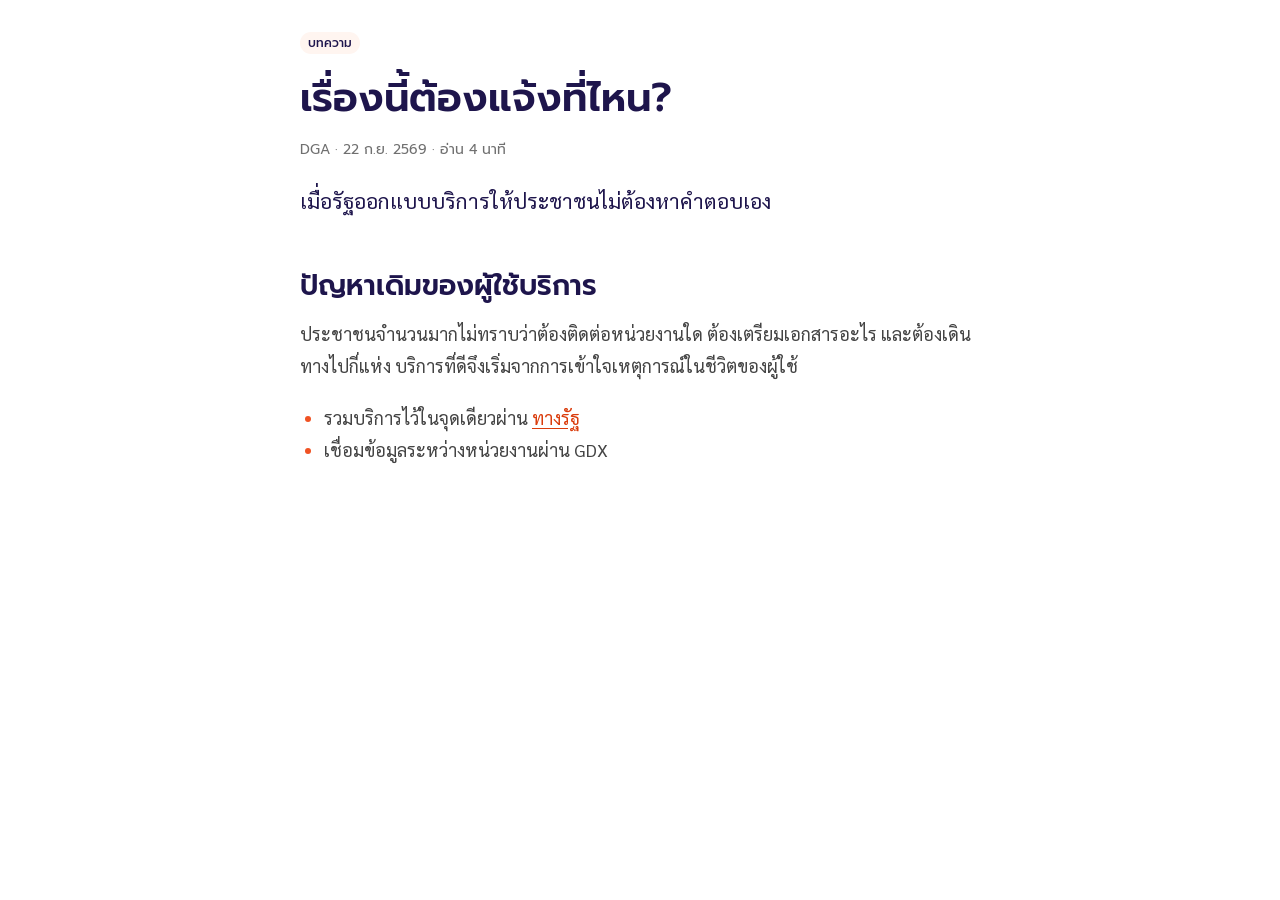
<file: design-system/components/ArticleBody/preview.html>
<!-- @dsCard group="Articles" height=560 -->
<!doctype html>
<html lang="th">
<head><link rel="stylesheet" href="../../tokens.css"><link rel="stylesheet" href="../bundle.css"><script>document.documentElement.dataset.theme=new URLSearchParams(location.search).get("theme")||"light";</script><meta charset="utf-8"><title>ArticleBody</title>
<style>html,body{margin:0} body{padding:24px} </style></head>
<body class="dga">
<article class="dga-prose">
  <span class="dga-badge">บทความ</span>
  <h1 style="margin-top:16px">เรื่องนี้ต้องแจ้งที่ไหน?</h1>
  <p class="byline">DGA · 22 ก.ย. 2569 · อ่าน 4 นาที</p>
  <p class="lead">เมื่อรัฐออกแบบบริการให้ประชาชนไม่ต้องหาคำตอบเอง</p>
  <h2>ปัญหาเดิมของผู้ใช้บริการ</h2>
  <p>ประชาชนจำนวนมากไม่ทราบว่าต้องติดต่อหน่วยงานใด ต้องเตรียมเอกสารอะไร และต้องเดินทางไปกี่แห่ง บริการที่ดีจึงเริ่มจากการเข้าใจเหตุการณ์ในชีวิตของผู้ใช้</p>
  <ul><li>รวมบริการไว้ในจุดเดียวผ่าน <a href="#">ทางรัฐ</a></li><li>เชื่อมข้อมูลระหว่างหน่วยงานผ่าน GDX</li></ul>
</article>
</body>
</html>
</file>
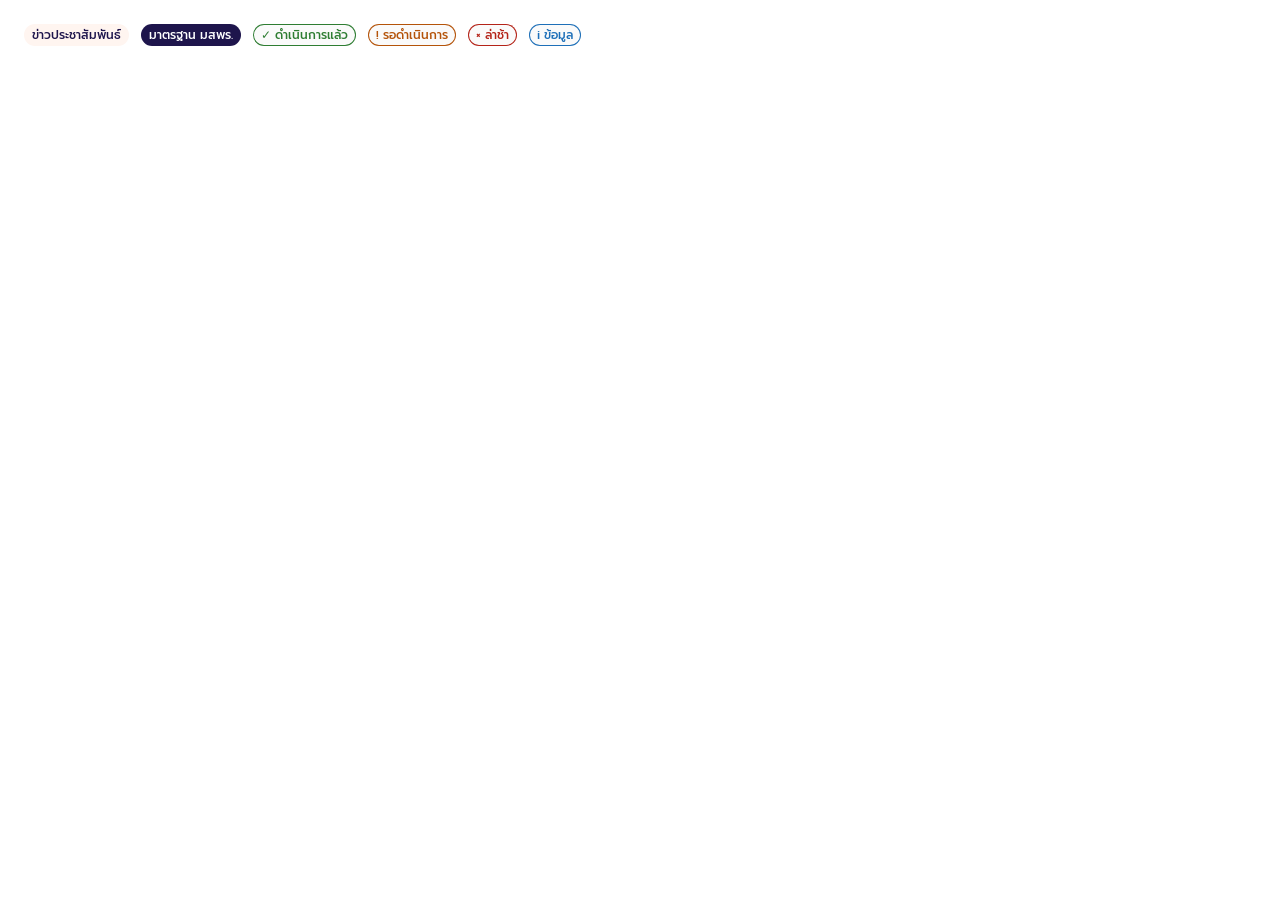
<file: design-system/components/Badge/preview.html>
<!-- @dsCard group="Content" height=90 -->
<!doctype html>
<html lang="th">
<head><link rel="stylesheet" href="../../tokens.css"><link rel="stylesheet" href="../bundle.css"><script>document.documentElement.dataset.theme=new URLSearchParams(location.search).get("theme")||"light";</script><meta charset="utf-8"><title>Badge</title>
<style>html,body{margin:0} body{padding:24px} </style></head>
<body class="dga">
<div style="display:flex;flex-wrap:wrap;gap:12px">
  <span class="dga-badge">ข่าวประชาสัมพันธ์</span>
  <span class="dga-badge dga-badge--navy">มาตรฐาน มสพร.</span>
  <span class="dga-badge dga-badge--success">✓ ดำเนินการแล้ว</span>
  <span class="dga-badge dga-badge--warning">! รอดำเนินการ</span>
  <span class="dga-badge dga-badge--danger">× ล่าช้า</span>
  <span class="dga-badge dga-badge--info">i ข้อมูล</span>
</div>
</body>
</html>
</file>
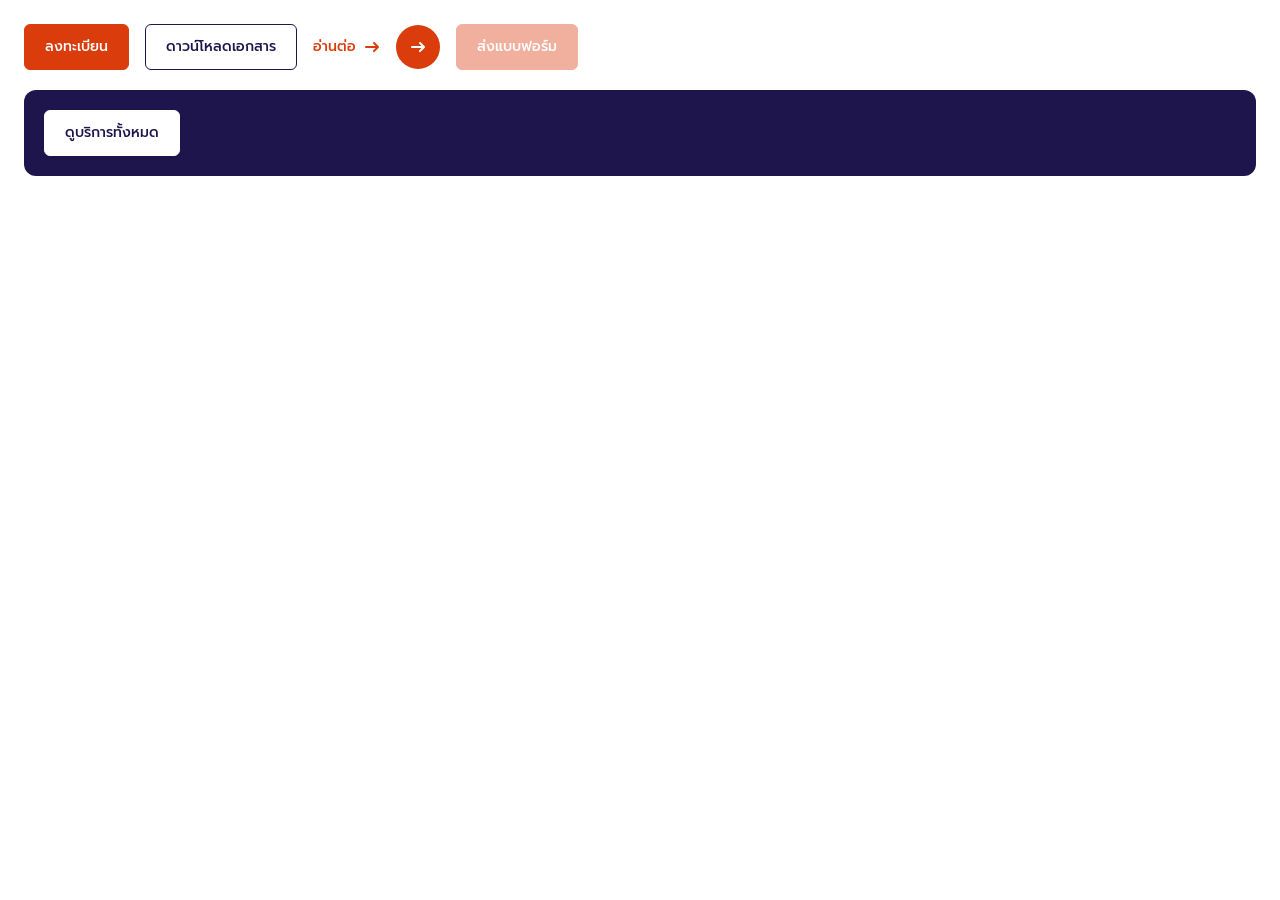
<file: design-system/components/Button/preview.html>
<!-- @dsCard group="Actions" height=150 -->
<!doctype html>
<html lang="th">
<head><link rel="stylesheet" href="../../tokens.css"><link rel="stylesheet" href="../bundle.css"><script>document.documentElement.dataset.theme=new URLSearchParams(location.search).get("theme")||"light";</script><meta charset="utf-8"><title>Button</title>
<style>html,body{margin:0} body{padding:24px} </style></head>
<body class="dga">
<div style="display:flex;flex-wrap:wrap;gap:16px;align-items:center">
  <a class="dga-btn dga-btn--primary" href="#">ลงทะเบียน</a>
  <a class="dga-btn dga-btn--secondary" href="#">ดาวน์โหลดเอกสาร</a>
  <a class="dga-btn dga-btn--link" href="#">อ่านต่อ <svg viewBox="0 0 16 16" aria-hidden="true"><path d="M9.3 3.3a1 1 0 0 1 1.4 0l4 4a1 1 0 0 1 0 1.4l-4 4a1 1 0 1 1-1.4-1.4L11.6 9H2a1 1 0 1 1 0-2h9.6L9.3 4.7a1 1 0 0 1 0-1.4z"/></svg></a>
  <button class="dga-btn dga-btn--icon" aria-label="ถัดไป"><svg viewBox="0 0 16 16" aria-hidden="true"><path d="M9.3 3.3a1 1 0 0 1 1.4 0l4 4a1 1 0 0 1 0 1.4l-4 4a1 1 0 1 1-1.4-1.4L11.6 9H2a1 1 0 1 1 0-2h9.6L9.3 4.7a1 1 0 0 1 0-1.4z"/></svg></button>
  <button class="dga-btn dga-btn--primary" disabled>ส่งแบบฟอร์ม</button>
</div>
<div style="margin-top:20px;padding:20px;background:var(--navy);border-radius:var(--radius-md)"><a class="dga-btn dga-btn--on-navy" href="#">ดูบริการทั้งหมด</a></div>
</body>
</html>
</file>
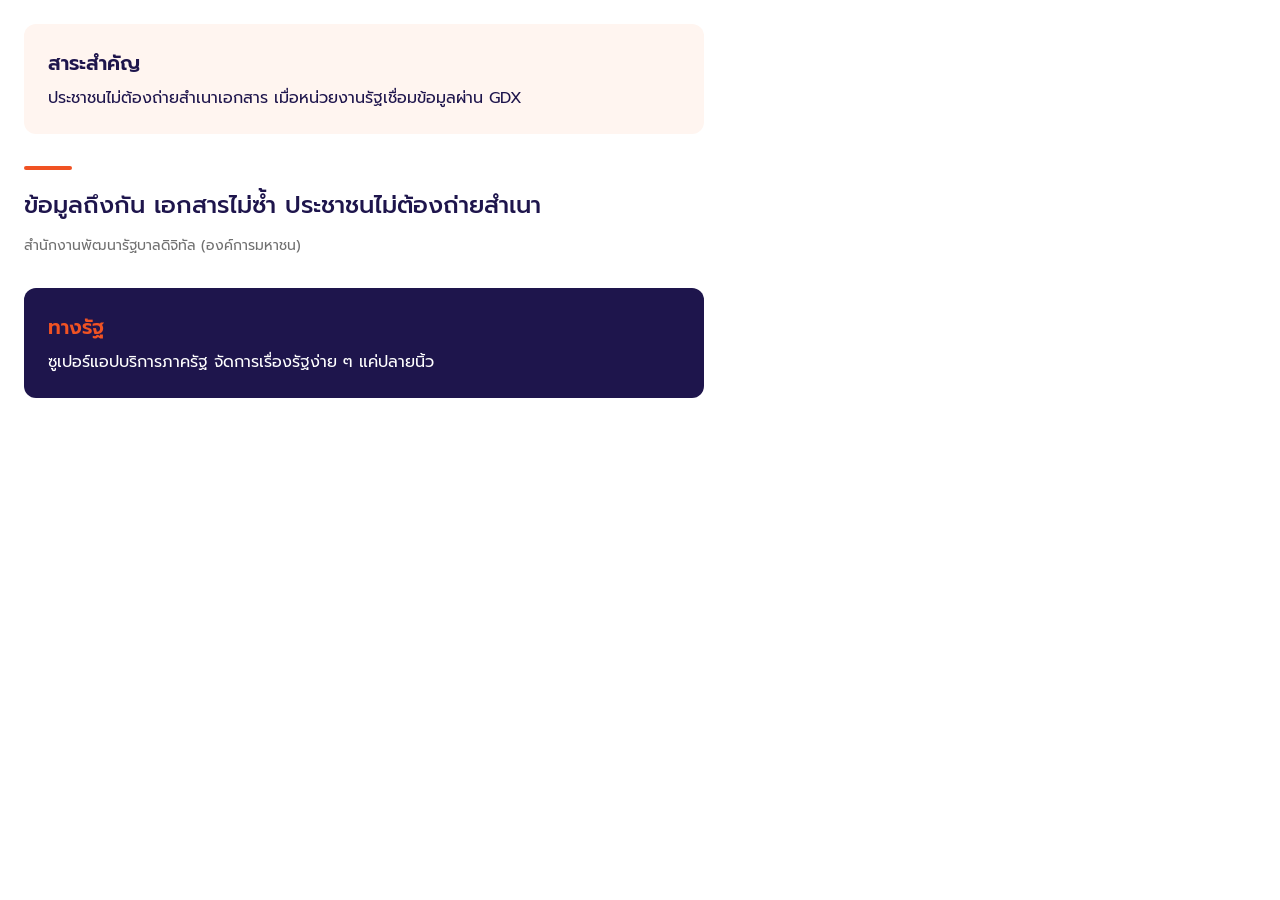
<file: design-system/components/Callout/preview.html>
<!-- @dsCard group="Articles" height=330 -->
<!doctype html>
<html lang="th">
<head><link rel="stylesheet" href="../../tokens.css"><link rel="stylesheet" href="../bundle.css"><script>document.documentElement.dataset.theme=new URLSearchParams(location.search).get("theme")||"light";</script><meta charset="utf-8"><title>Callout</title>
<style>html,body{margin:0} body{padding:24px} </style></head>
<body class="dga">
<div style="max-width:680px">
<div class="dga-callout"><p class="dga-callout__title">สาระสำคัญ</p>ประชาชนไม่ต้องถ่ายสำเนาเอกสาร เมื่อหน่วยงานรัฐเชื่อมข้อมูลผ่าน GDX</div>
<blockquote class="dga-quote">ข้อมูลถึงกัน เอกสารไม่ซ้ำ ประชาชนไม่ต้องถ่ายสำเนา<cite>สำนักงานพัฒนารัฐบาลดิจิทัล (องค์การมหาชน)</cite></blockquote>
<div class="dga-callout dga-callout--navy"><p class="dga-callout__title">ทางรัฐ</p>ซูเปอร์แอปบริการภาครัฐ จัดการเรื่องรัฐง่าย ๆ แค่ปลายนิ้ว</div>
</div>
</body>
</html>
</file>
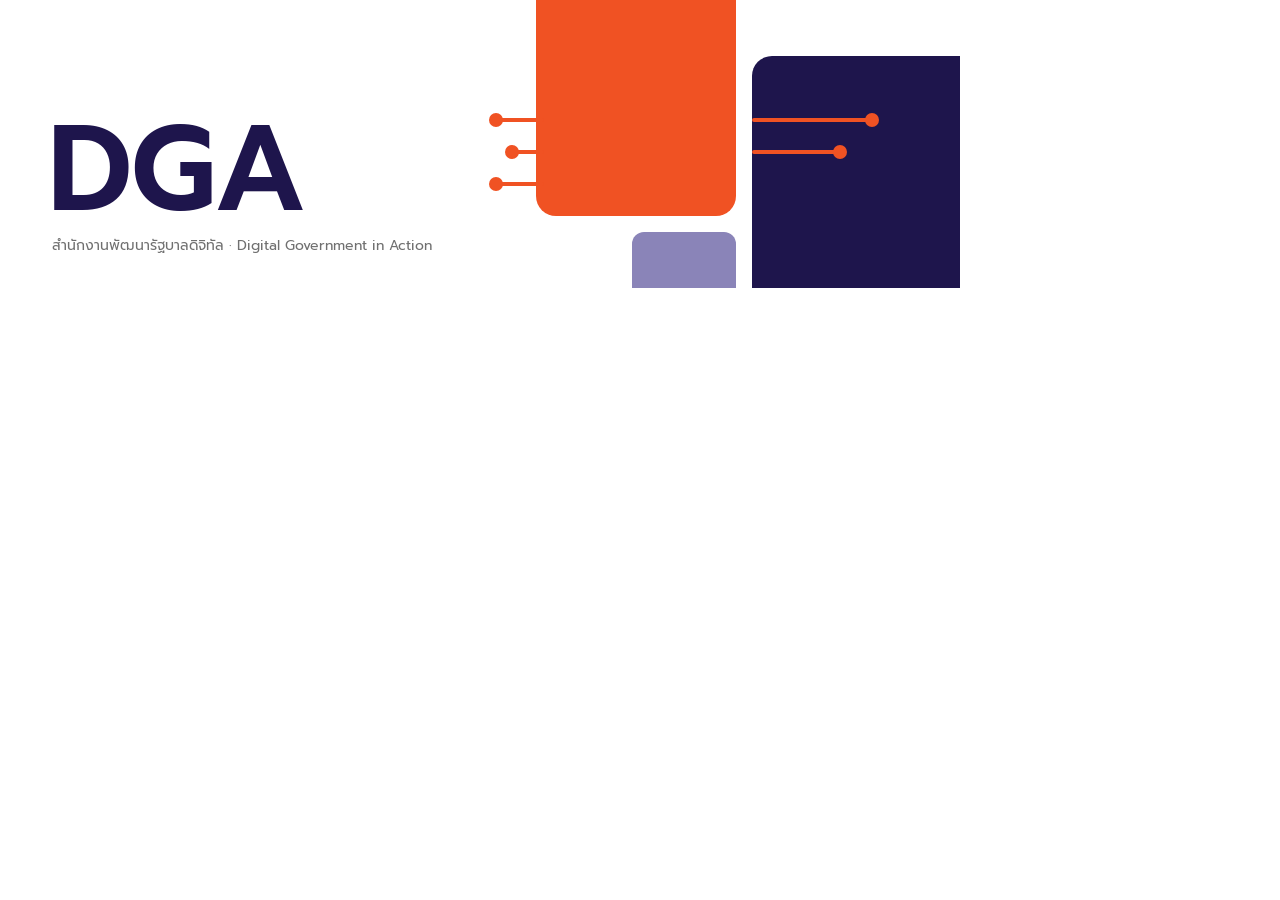
<file: design-system/components/Cover/preview.html>
<!-- @dsCard height=288 -->
<!doctype html>
<html lang="en">
<head><link rel="stylesheet" href="../../tokens.css"><link rel="stylesheet" href="../bundle.css"><script>document.documentElement.dataset.theme=new URLSearchParams(location.search).get("theme")||"light";</script>
<meta charset="utf-8">
<title>DGA</title>
<style>
  html, body { margin:0; height:100%; }
  body { background:var(--surface); color:var(--ink); font-family:var(--font-sans); overflow:hidden; }
  .cover { position:relative; height:288px; overflow:hidden; }
  .art { position:absolute; top:0; left:480px; width:480px; height:288px; overflow:hidden; }
  .art svg { display:block; width:480px; height:288px; }
  .brand { fill:var(--orange); }
  .deep { fill:var(--chart-1); }
  .tint { fill:var(--chart-3); }
  .slab { rx:var(--radius-lg); }
  .blk { rx:var(--radius-md); }
  .trace { fill:var(--orange); rx:2px; }
  .node { fill:var(--orange); }
  .words { position:absolute; left:var(--space-12); bottom:var(--space-8); max-width:440px; }
  .name { margin:0; font-size:120px; line-height:.9; font-weight:600; letter-spacing:-.01em; color:var(--ink); }
  .tag { margin:var(--space-3) 0 0 4px; font-size:14px; line-height:20px; color:var(--ink-muted); }
</style>
</head>
<body>
<div class="cover">
<div class="art" aria-hidden="true">
<svg viewBox="0 0 480 288" width="480" height="288">
<!--
  blocks      orange 200x236 slab bled off the top (the logo's "DG", largest) · chart-1 (navy; lavender in dark) 228x256 bled off right and bottom (the logo's "A") · chart-3 104x80 tint bled off the bottom — about 35% of 960x288
  arrangement one tall orange slab with a navy block stepped down to its right, a small tint between them at the foot, gutters space-4
  pattern     circuit traces, the literal motif of the logo (the wires ending in dots on the "D"): 4px traces ending in discs at a space-8 pitch, three leaving the slab to the left, two cut across the navy block
  scales      gutters space-4; pitch space-8; slab radius-lg, blocks radius-md, nodes radius-round, traces 4px
-->
<rect class="brand slab" x="56" y="-20" width="200" height="236" rx="20"/>
<rect class="deep slab" x="272" y="56" width="228" height="256" rx="20"/>
<rect class="tint blk" x="152" y="232" width="104" height="80" rx="12"/>
<rect class="trace" x="16" y="118" width="48" height="4"/>
<rect class="trace" x="32" y="150" width="32" height="4"/>
<rect class="trace" x="16" y="182" width="48" height="4"/>
<circle class="node" cx="16" cy="120" r="7"/>
<circle class="node" cx="32" cy="152" r="7"/>
<circle class="node" cx="16" cy="184" r="7"/>
<rect class="trace" x="272" y="118" width="120" height="4"/>
<rect class="trace" x="272" y="150" width="88" height="4"/>
<circle class="node" cx="392" cy="120" r="7"/>
<circle class="node" cx="360" cy="152" r="7"/>
</svg>
</div>
<div class="words">
<h1 class="name">DGA</h1>
<p class="tag">สำนักงานพัฒนารัฐบาลดิจิทัล · Digital Government in Action</p>
</div>
</div>
</body>
</html>
</file>
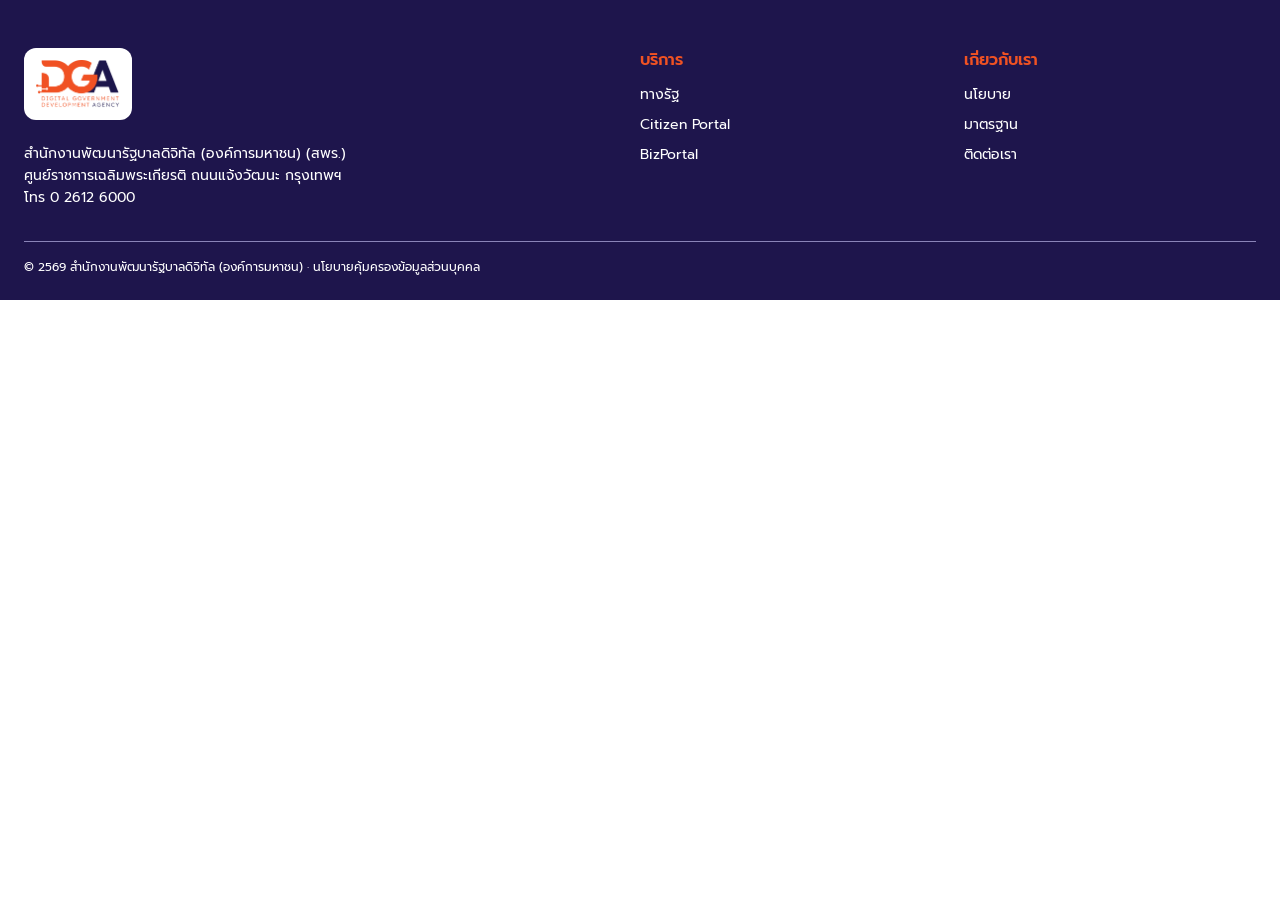
<file: design-system/components/Footer/preview.html>
<!-- @dsCard group="Layout" height=330 -->
<!doctype html>
<html lang="th">
<head><link rel="stylesheet" href="../../tokens.css"><link rel="stylesheet" href="../bundle.css"><script>document.documentElement.dataset.theme=new URLSearchParams(location.search).get("theme")||"light";</script><meta charset="utf-8"><title>Footer</title>
<style>html,body{margin:0} body{padding:24px} body{padding:0} </style></head>
<body class="dga">
<footer class="dga-footer">
  <div class="dga-footer__grid">
    <div><span class="dga-footer__plate"><img src="../../assets/Logos/dga-logo.webp" alt="DGA"></span>
      <p style="margin:0">สำนักงานพัฒนารัฐบาลดิจิทัล (องค์การมหาชน) (สพร.)<br>ศูนย์ราชการเฉลิมพระเกียรติ ถนนแจ้งวัฒนะ กรุงเทพฯ<br>โทร 0 2612 6000</p></div>
    <div><p class="dga-footer__heading">บริการ</p><ul><li><a href="#">ทางรัฐ</a></li><li><a href="#">Citizen Portal</a></li><li><a href="#">BizPortal</a></li></ul></div>
    <div><p class="dga-footer__heading">เกี่ยวกับเรา</p><ul><li><a href="#">นโยบาย</a></li><li><a href="#">มาตรฐาน</a></li><li><a href="#">ติดต่อเรา</a></li></ul></div>
  </div>
  <div class="dga-footer__legal">© 2569 สำนักงานพัฒนารัฐบาลดิจิทัล (องค์การมหาชน) · นโยบายคุ้มครองข้อมูลส่วนบุคคล</div>
</footer>
</body>
</html>
</file>
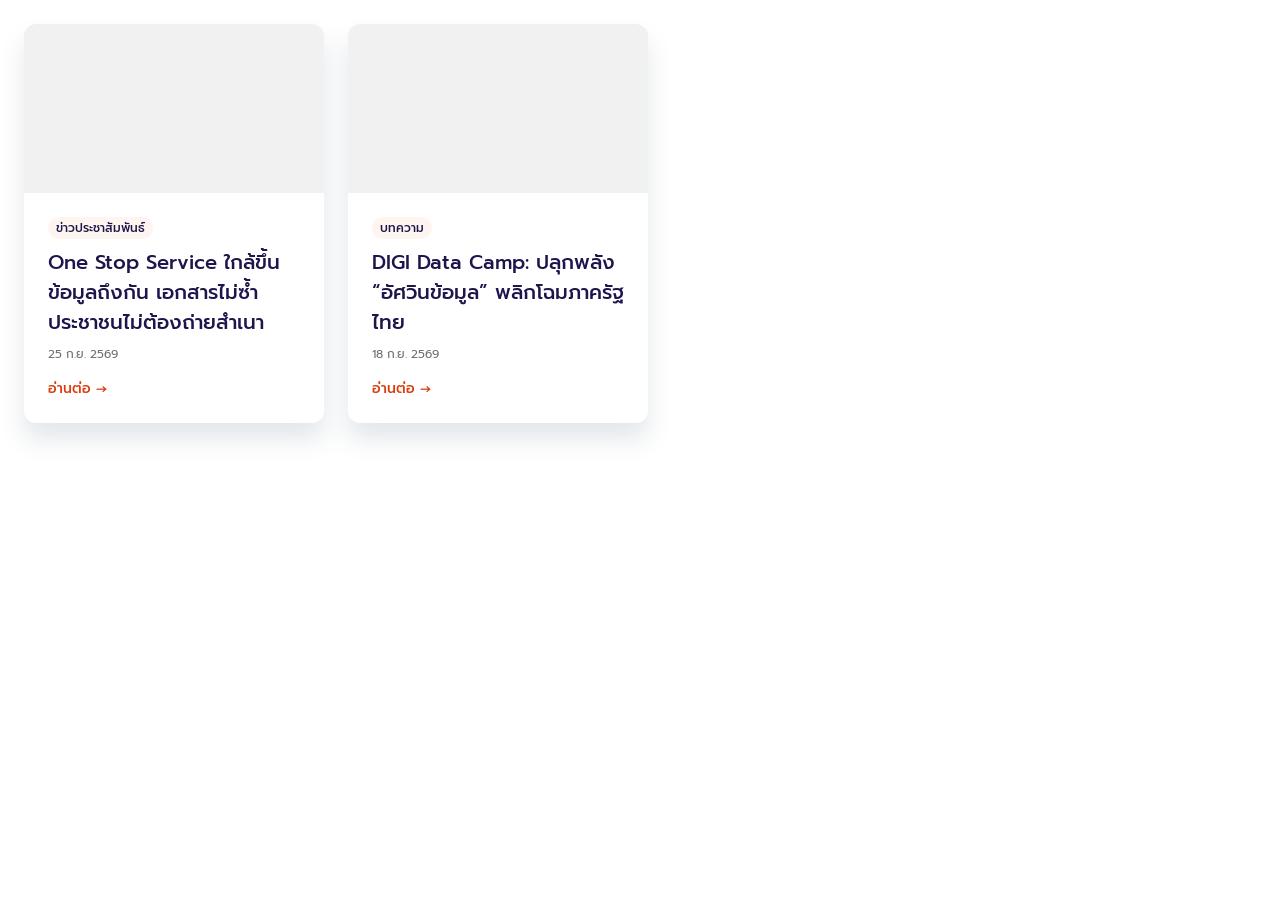
<file: design-system/components/NewsCard/preview.html>
<!-- @dsCard group="Content" height=430 -->
<!doctype html>
<html lang="th">
<head><link rel="stylesheet" href="../../tokens.css"><link rel="stylesheet" href="../bundle.css"><script>document.documentElement.dataset.theme=new URLSearchParams(location.search).get("theme")||"light";</script><meta charset="utf-8"><title>NewsCard</title>
<style>html,body{margin:0} body{padding:24px} </style></head>
<body class="dga">
<div style="display:grid;grid-template-columns:repeat(2,minmax(0,300px));gap:24px">
<article class="dga-card">
  <div class="dga-card__media" role="img" aria-label="ภาพข่าว"></div>
  <div class="dga-card__body">
    <span class="dga-badge" style="align-self:flex-start">ข่าวประชาสัมพันธ์</span>
    <h3 class="dga-card__title">One Stop Service ใกล้ขึ้น ข้อมูลถึงกัน เอกสารไม่ซ้ำ ประชาชนไม่ต้องถ่ายสำเนา</h3>
    <span class="dga-card__meta">25 ก.ย. 2569</span>
    <a class="dga-card__more" href="#">อ่านต่อ →</a>
  </div>
</article>
<article class="dga-card">
  <div class="dga-card__media" role="img" aria-label="ภาพข่าว"></div>
  <div class="dga-card__body">
    <span class="dga-badge" style="align-self:flex-start">บทความ</span>
    <h3 class="dga-card__title">DIGI Data Camp: ปลุกพลัง “อัศวินข้อมูล” พลิกโฉมภาครัฐไทย</h3>
    <span class="dga-card__meta">18 ก.ย. 2569</span>
    <a class="dga-card__more" href="#">อ่านต่อ →</a>
  </div>
</article>
</div>
</body>
</html>
</file>
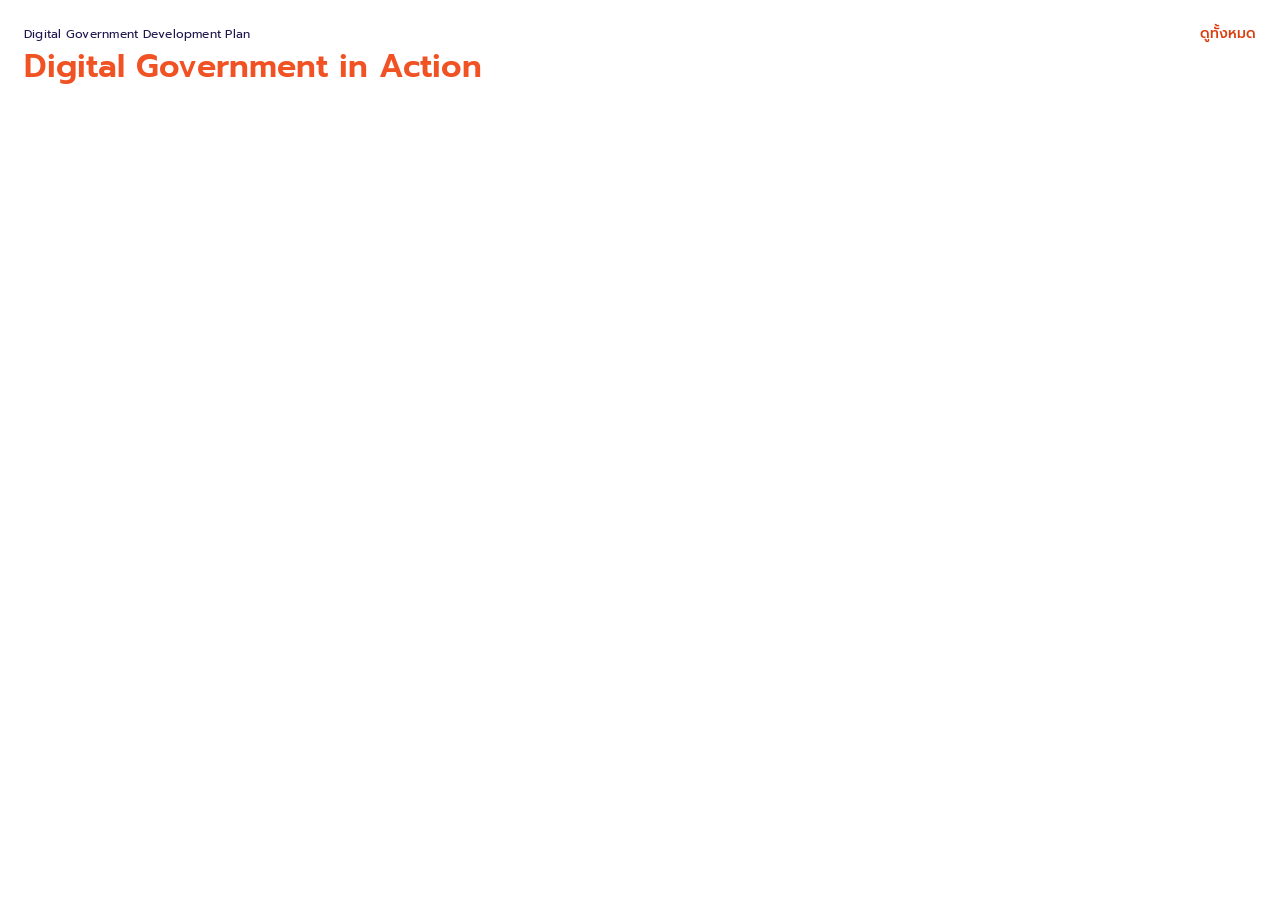
<file: design-system/components/SectionHeader/preview.html>
<!-- @dsCard group="Layout" height=120 -->
<!doctype html>
<html lang="th">
<head><link rel="stylesheet" href="../../tokens.css"><link rel="stylesheet" href="../bundle.css"><script>document.documentElement.dataset.theme=new URLSearchParams(location.search).get("theme")||"light";</script><meta charset="utf-8"><title>SectionHeader</title>
<style>html,body{margin:0} body{padding:24px} </style></head>
<body class="dga">
<div class="dga-section-header">
  <div><span class="dga-section-header__kicker">Digital Government Development Plan</span>
  <h2 class="dga-section-header__title">Digital Government in Action</h2></div>
  <a class="dga-btn dga-btn--link" href="#">ดูทั้งหมด</a>
</div>
</body>
</html>
</file>
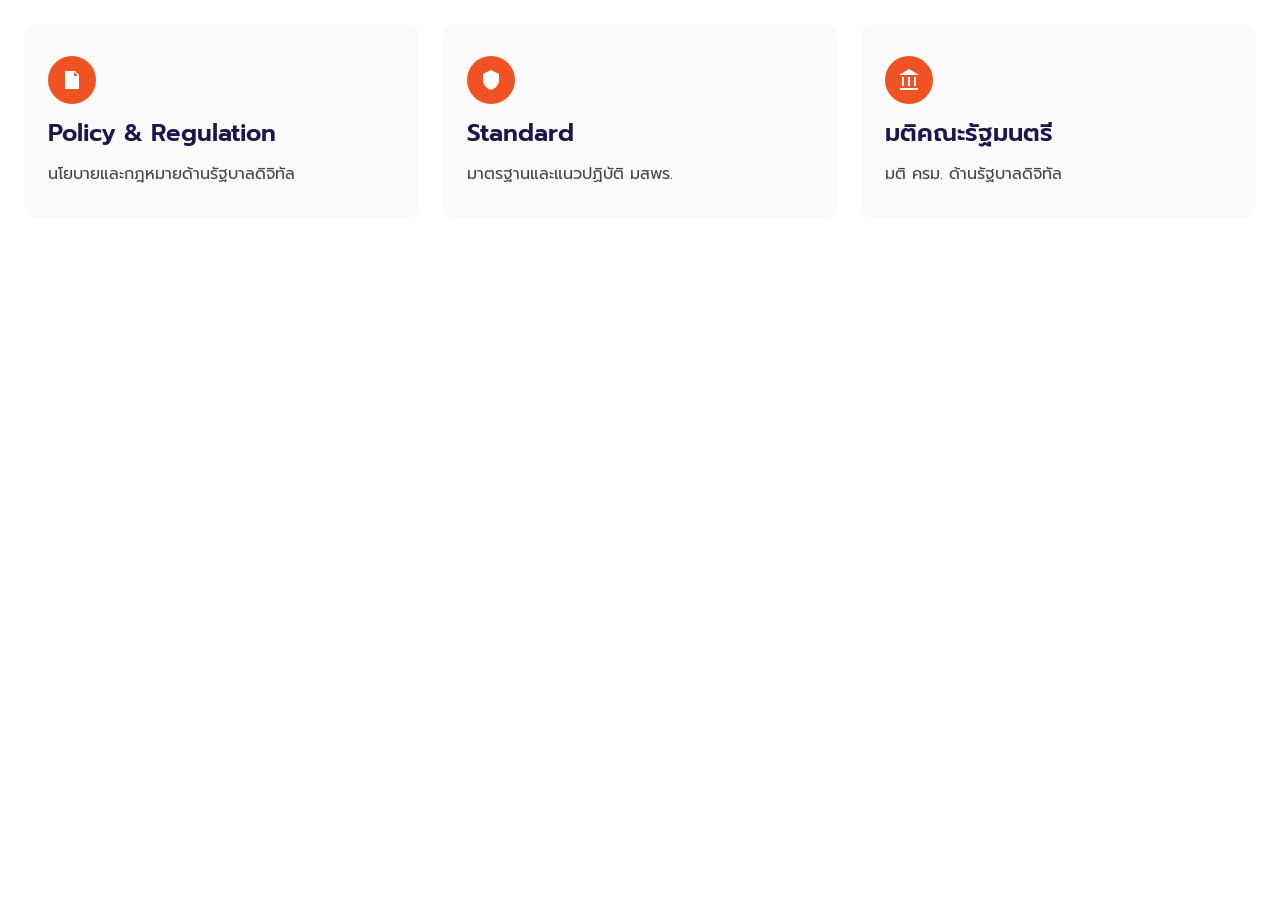
<file: design-system/components/ServiceTile/preview.html>
<!-- @dsCard group="Content" height=280 -->
<!doctype html>
<html lang="th">
<head><link rel="stylesheet" href="../../tokens.css"><link rel="stylesheet" href="../bundle.css"><script>document.documentElement.dataset.theme=new URLSearchParams(location.search).get("theme")||"light";</script><meta charset="utf-8"><title>ServiceTile</title>
<style>html,body{margin:0} body{padding:24px} </style></head>
<body class="dga">
<div style="display:grid;grid-template-columns:repeat(3,1fr);gap:24px">
<a class="dga-tile" href="#"><span class="dga-tile__icon"><svg viewBox="0 0 24 24"><path d="M5 3h10l4 4v14H5zM14 4v4h4"/></svg></span><h3 class="dga-tile__title">Policy &amp; Regulation</h3><p class="dga-tile__text">นโยบายและกฎหมายด้านรัฐบาลดิจิทัล</p></a>
<a class="dga-tile" href="#"><span class="dga-tile__icon"><svg viewBox="0 0 24 24"><path d="M12 2l8 4v6c0 5-3.5 8.5-8 10-4.5-1.5-8-5-8-10V6z"/></svg></span><h3 class="dga-tile__title">Standard</h3><p class="dga-tile__text">มาตรฐานและแนวปฏิบัติ มสพร.</p></a>
<a class="dga-tile" href="#"><span class="dga-tile__icon"><svg viewBox="0 0 24 24"><path d="M3 20h18v2H3zM5 9h2v9H5zm6 0h2v9h-2zm6 0h2v9h-2zM12 1l10 6H2z"/></svg></span><h3 class="dga-tile__title">มติคณะรัฐมนตรี</h3><p class="dga-tile__text">มติ ครม. ด้านรัฐบาลดิจิทัล</p></a>
</div>
</body>
</html>
</file>
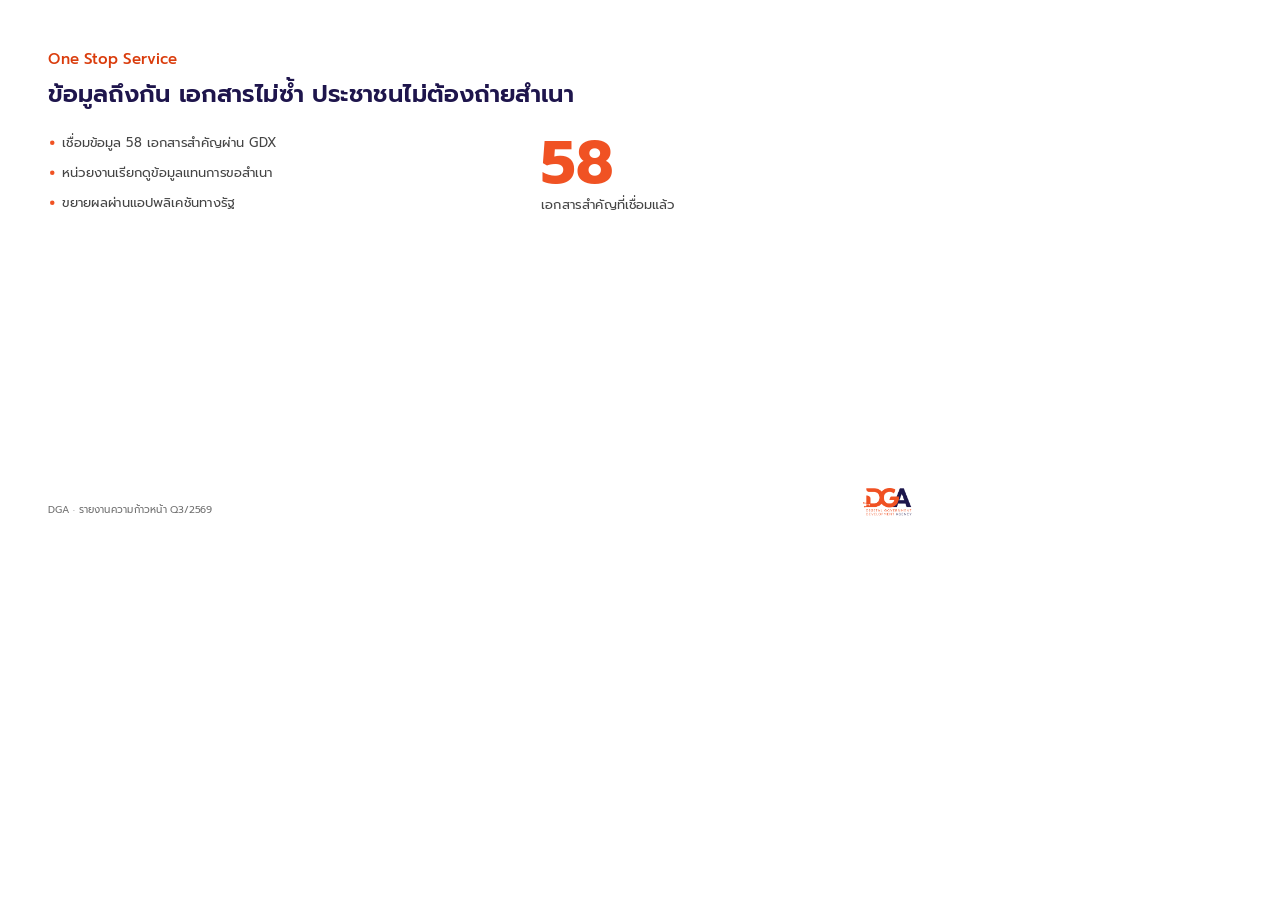
<file: design-system/components/SlideContent/preview.html>
<!-- @dsCard group="Slides" height=540 width=960 -->
<!doctype html>
<html lang="th">
<head><link rel="stylesheet" href="../../tokens.css"><link rel="stylesheet" href="../bundle.css"><script>document.documentElement.dataset.theme=new URLSearchParams(location.search).get("theme")||"light";</script><meta charset="utf-8"><title>SlideContent</title>
<style>html,body{margin:0} body{padding:24px} body{padding:0} .stage{width:960px;height:540px;overflow:hidden} .stage>.dga-slide{transform:scale(.5);transform-origin:0 0}</style></head>
<body class="dga">
<div class="stage"><section class="dga-slide">
  <p class="dga-slide__kicker">One Stop Service</p>
  <h2 class="dga-slide__title">ข้อมูลถึงกัน เอกสารไม่ซ้ำ ประชาชนไม่ต้องถ่ายสำเนา</h2>
  <div style="display:grid;grid-template-columns:1.2fr 1fr;gap:96px;align-items:start">
    <div class="dga-slide__body"><ul><li>เชื่อมข้อมูล 58 เอกสารสำคัญผ่าน GDX</li><li>หน่วยงานเรียกดูข้อมูลแทนการขอสำเนา</li><li>ขยายผลผ่านแอปพลิเคชันทางรัฐ</li></ul></div>
    <div class="dga-stat"><span class="dga-slide__stat">58</span><span class="dga-slide__body" style="color:var(--ink-secondary)">เอกสารสำคัญที่เชื่อมแล้ว</span></div>
  </div>
  <span class="dga-slide__footer">DGA · รายงานความก้าวหน้า Q3/2569</span>
  <img class="dga-slide__logo" src="../../assets/Logos/dga-logo.webp" alt="DGA">
</section></div>
</body>
</html>
</file>
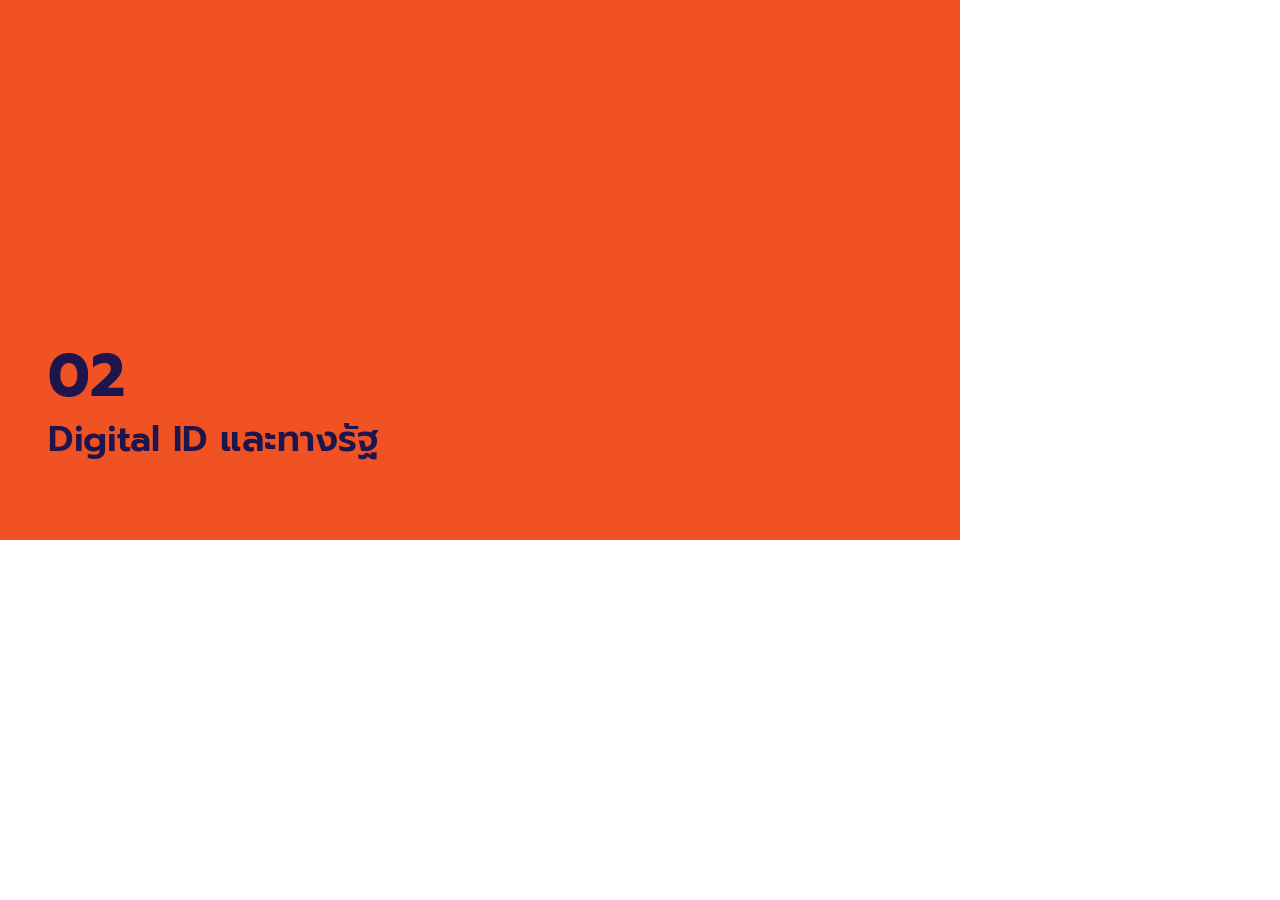
<file: design-system/components/SlideSection/preview.html>
<!-- @dsCard group="Slides" height=540 width=960 -->
<!doctype html>
<html lang="th">
<head><link rel="stylesheet" href="../../tokens.css"><link rel="stylesheet" href="../bundle.css"><script>document.documentElement.dataset.theme=new URLSearchParams(location.search).get("theme")||"light";</script><meta charset="utf-8"><title>SlideSection</title>
<style>html,body{margin:0} body{padding:24px} body{padding:0} .stage{width:960px;height:540px;overflow:hidden} .stage>.dga-slide{transform:scale(.5);transform-origin:0 0}</style></head>
<body class="dga">
<div class="stage"><section class="dga-slide" style="background:var(--orange)">
  <div style="position:absolute;left:96px;bottom:160px">
    <p style="font:700 120px/120px var(--font-sans);color:var(--navy);margin:0">02</p>
    <h2 class="dga-slide__hero" style="color:var(--navy);margin-top:24px">Digital ID และทางรัฐ</h2>
  </div>
</section></div>
</body>
</html>
</file>
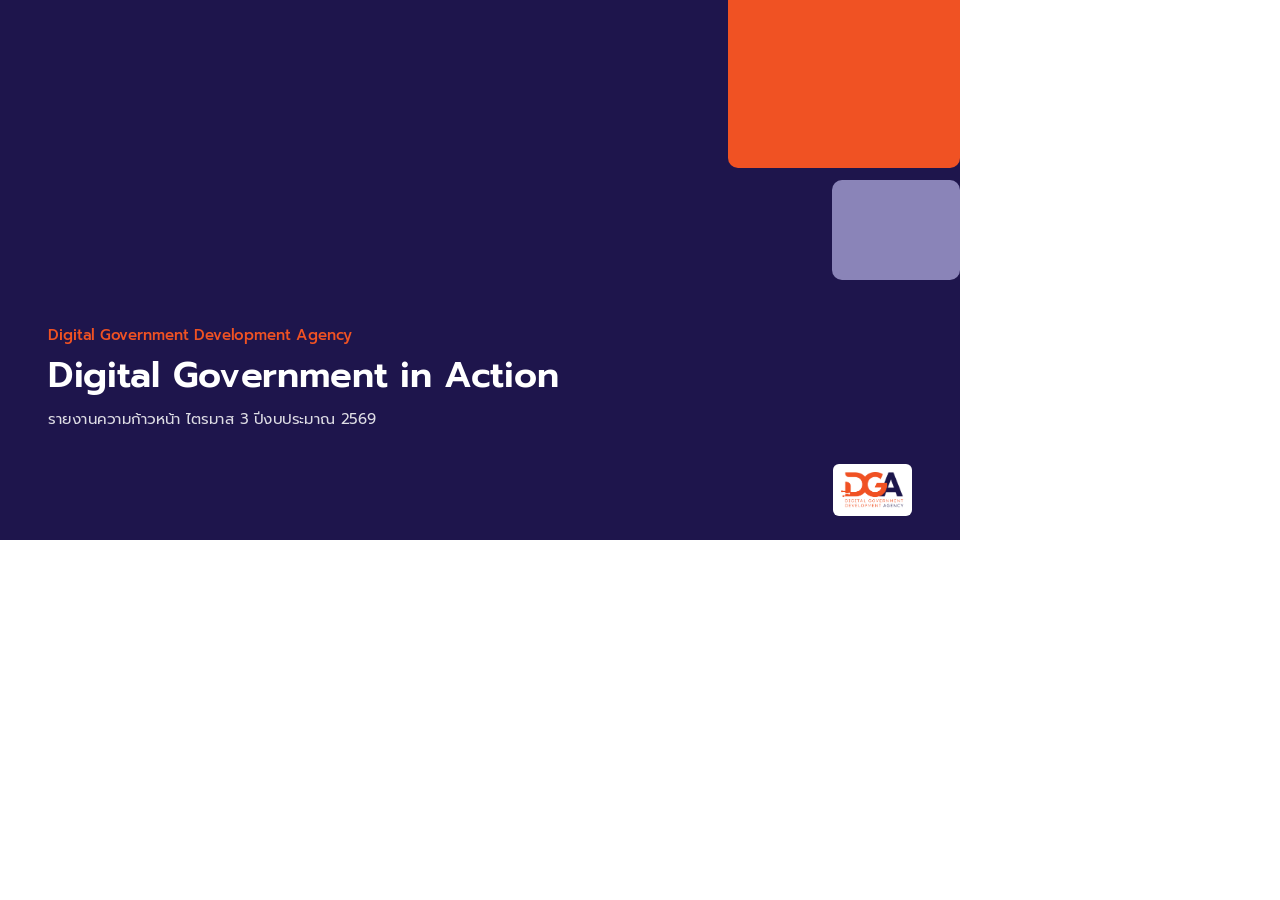
<file: design-system/components/SlideTitle/preview.html>
<!-- @dsCard group="Slides" height=540 width=960 -->
<!doctype html>
<html lang="th">
<head><link rel="stylesheet" href="../../tokens.css"><link rel="stylesheet" href="../bundle.css"><script>document.documentElement.dataset.theme=new URLSearchParams(location.search).get("theme")||"light";</script><meta charset="utf-8"><title>SlideTitle</title>
<style>html,body{margin:0} body{padding:24px} body{padding:0} .stage{width:960px;height:540px;overflow:hidden} .stage>.dga-slide{transform:scale(.5);transform-origin:0 0}</style></head>
<body class="dga">
<div class="stage"><section class="dga-slide dga-slide--navy">
  <div style="position:absolute;left:96px;bottom:220px">
    <p class="dga-slide__kicker">Digital Government Development Agency</p>
    <h1 class="dga-slide__hero">Digital Government in Action</h1>
    <p class="dga-slide__subtitle">รายงานความก้าวหน้า ไตรมาส 3 ปีงบประมาณ 2569</p>
  </div>
  <svg style="position:absolute;right:0;top:0" width="560" height="620" viewBox="0 0 560 620" aria-hidden="true"><rect x="96" y="-24" width="464" height="360" rx="20" style="fill:var(--orange)"/><rect x="304" y="360" width="256" height="200" rx="20" style="fill:var(--chart-3)"/></svg>
  <span class="dga-slide__plate"><img src="../../assets/Logos/dga-logo.webp" alt="DGA"></span>
</section></div>
</body>
</html>
</file>
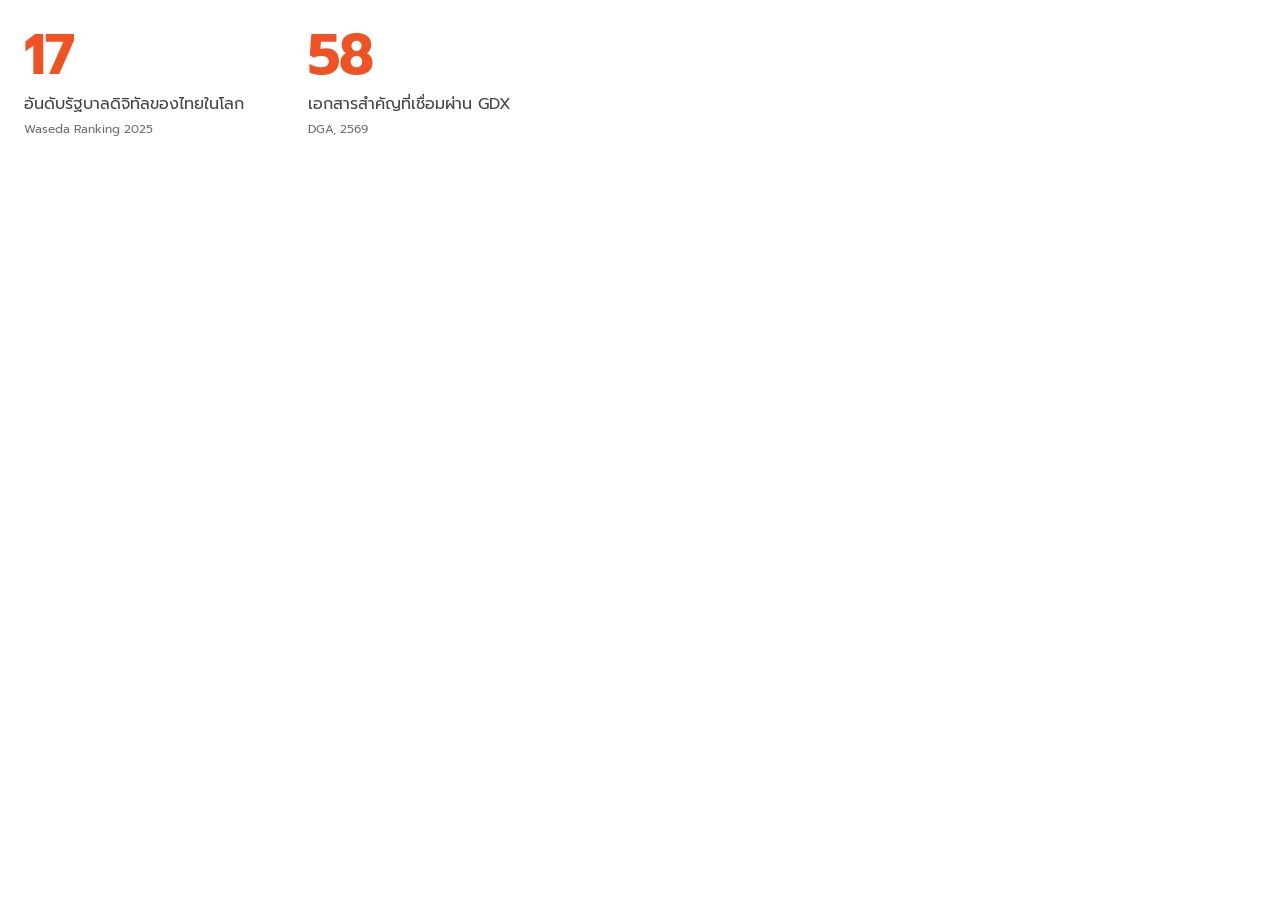
<file: design-system/components/StatBlock/preview.html>
<!-- @dsCard group="Content" height=170 -->
<!doctype html>
<html lang="th">
<head><link rel="stylesheet" href="../../tokens.css"><link rel="stylesheet" href="../bundle.css"><script>document.documentElement.dataset.theme=new URLSearchParams(location.search).get("theme")||"light";</script><meta charset="utf-8"><title>StatBlock</title>
<style>html,body{margin:0} body{padding:24px} </style></head>
<body class="dga">
<div style="display:flex;gap:64px;flex-wrap:wrap">
  <div class="dga-stat"><span class="dga-stat__value">17</span><span class="dga-stat__label">อันดับรัฐบาลดิจิทัลของไทยในโลก</span><span class="dga-stat__source">Waseda Ranking 2025</span></div>
  <div class="dga-stat"><span class="dga-stat__value">58</span><span class="dga-stat__label">เอกสารสำคัญที่เชื่อมผ่าน GDX</span><span class="dga-stat__source">DGA, 2569</span></div>
</div>
</body>
</html>
</file>
<file: design-system/tokens.css>
/* tokens.css compiled locally from tokens.json (DGA v1) */
:root, [data-theme="light"] {
  --surface: #ffffff;
  --surface-subtle: #fafafa;
  --surface-muted: #f2f1f1;
  --ink: #1e154c;
  --ink-secondary: #444444;
  --ink-muted: #707070;
  --line: #dcdcdc;
  --line-strong: #c1c1c1;
  --navy: #1e154c;
  --on-navy: #ffffff;
  --orange: #f05223;
  --orange-strong: #da3c0c;
  --on-orange: #ffffff;
  --orange-soft: #fff5f0;
  --focus: var(--orange-strong);
  --link: var(--orange-strong);
  --success: #2e7d32;
  --warning: #b45309;
  --danger: #b42318;
  --info: #1d6fb8;
  --chart-1: #1e154c;
  --chart-2: #f05223;
  --chart-3: #8a84b8;
  --chart-muted: #c1c1c1;
  --shadow-sm: 0 2px 8px 0 rgba(0,0,0,0.06);
  --shadow-card: 0 16px 24px 0 rgba(73,104,126,0.16);
  --shadow-overlay: 0 8px 32px 0 rgba(0,0,0,0.18);
  --shadow-cta: 0 4px 16px 0 rgba(218,60,12,0.4);
}
[data-theme="dark"] {
  --surface: #150f36;
  --surface-subtle: #1e154c;
  --surface-muted: #2a2160;
  --ink: #edebf5;
  --ink-secondary: #b9b4d6;
  --ink-muted: #a39dc8;
  --line: #3a3170;
  --line-strong: #6e66a6;
  --navy: #1e154c;
  --on-navy: #ffffff;
  --orange: #f05223;
  --orange-strong: #ff7a4d;
  --on-orange: #150f36;
  --orange-soft: #3b1a14;
  --focus: var(--orange-strong);
  --link: var(--orange-strong);
  --success: #6bcb77;
  --warning: #f2b14c;
  --danger: #ff8a80;
  --info: #6fa8ff;
  --chart-1: #b9b4d6;
  --chart-2: #f05223;
  --chart-3: #8a84b8;
  --chart-muted: #3a3170;
  --shadow-sm: 0 2px 8px 0 rgba(0,0,0,0.3);
  --shadow-card: 0 16px 24px 0 rgba(0,0,0,0.4);
  --shadow-overlay: 0 8px 32px 0 rgba(0,0,0,0.5);
  --shadow-cta: 0 4px 16px 0 rgba(0,0,0,0.5);
}
:root {
  --space-1: 4px;
  --space-2: 8px;
  --space-3: 12px;
  --space-4: 16px;
  --space-5: 20px;
  --space-6: 24px;
  --space-8: 32px;
  --space-12: 48px;
  --space-16: 64px;
  --space-24: 96px;
  --radius-sm: 6px;
  --radius-md: 12px;
  --radius-lg: 20px;
  --radius-pill: 100px;
  --radius-round: 50%;
  --font-sans: Prompt, "Noto Sans Thai", system-ui, sans-serif;
  --font-reading: Sarabun, Prompt, "Noto Sans Thai", sans-serif;
}
.display { font-family: var(--font-sans); font-size: 56px; line-height: 64px; font-weight: 600; }
.h1 { font-family: var(--font-sans); font-size: 40px; line-height: 52px; font-weight: 600; }
.section-title { font-family: var(--font-sans); font-size: 32px; line-height: 32px; font-weight: 600; }
.h2 { font-family: var(--font-sans); font-size: 32px; line-height: 44px; font-weight: 600; }
.h3 { font-family: var(--font-sans); font-size: 24px; line-height: 34px; font-weight: 600; }
.h4 { font-family: var(--font-sans); font-size: 20px; line-height: 30px; font-weight: 500; }
.body { font-family: var(--font-sans); font-size: 16px; line-height: 24px; font-weight: 400; }
.nav { font-family: var(--font-sans); font-size: 14.72px; line-height: 19.872px; font-weight: 500; }
.label { font-family: var(--font-sans); font-size: 14px; line-height: 20px; font-weight: 500; }
.caption { font-family: var(--font-sans); font-size: 12px; line-height: 18px; font-weight: 400; }
.article-lead { font-family: var(--font-reading); font-size: 21px; line-height: 34px; font-weight: 400; }
.article-body { font-family: var(--font-reading); font-size: 18px; line-height: 32px; font-weight: 400; }
.article-quote { font-family: var(--font-sans); font-size: 24px; line-height: 38px; font-weight: 500; }
.slide-hero { font-family: var(--font-sans); font-size: 72px; line-height: 84px; font-weight: 600; }
.slide-title { font-family: var(--font-sans); font-size: 48px; line-height: 62px; font-weight: 600; }
.slide-subtitle { font-family: var(--font-sans); font-size: 30px; line-height: 44px; font-weight: 400; }
.slide-body { font-family: var(--font-sans); font-size: 26px; line-height: 40px; font-weight: 400; }
.slide-stat { font-family: var(--font-sans); font-size: 120px; line-height: 120px; font-weight: 700; }
</file>
<file: design-system/components/bundle.css>
@import url("https://fonts.googleapis.com/css2?family=Prompt:wght@400;500;600;700&family=Sarabun:ital,wght@0,400;0,600;1,400&display=swap");

/* DGA components — CSS only. Load after tokens.css. Every value is a token. */
.dga, .dga * { box-sizing: border-box; }
.dga { font-family: var(--font-sans); color: var(--ink); background: var(--surface); font-size: 16px; line-height: 24px; }
:where(.dga) a { color: var(--link); }
:where(.dga) :focus-visible { outline: 2px solid var(--focus); outline-offset: 2px; }

/* Button */
.dga-btn { display: inline-flex; align-items: center; gap: var(--space-2); font: 500 14px/20px var(--font-sans); padding: var(--space-3) var(--space-5); border-radius: var(--radius-sm); border: 1.5px solid transparent; cursor: pointer; text-decoration: none; transition: box-shadow .15s, background-color .15s; }
.dga-btn--primary { background: var(--orange-strong); color: var(--on-orange); border-color: var(--orange-strong); }
.dga-btn--primary:hover { box-shadow: var(--shadow-cta); }
.dga-btn--secondary { background: var(--surface); color: var(--ink); border-color: var(--ink); }
.dga-btn--secondary:hover { background: var(--surface-subtle); }
.dga-btn--on-navy { background: var(--surface); color: var(--navy); border-color: var(--surface); }
.dga-btn--link { background: none; border: 0; padding: 0; color: var(--link); }
.dga-btn--link:hover { text-decoration: underline; }
.dga-btn--icon { width: 44px; height: 44px; padding: 0; justify-content: center; border-radius: var(--radius-round); background: var(--orange-strong); color: var(--on-orange); border: 0; }
.dga-btn[disabled] { opacity: .4; box-shadow: none; cursor: not-allowed; }
.dga-btn svg { width: 16px; height: 16px; fill: currentColor; }

/* Badge / tag */
.dga-badge { display: inline-flex; align-items: center; gap: var(--space-1); font: 500 12px/18px var(--font-sans); padding: 2px var(--space-2); border-radius: var(--radius-pill); background: var(--orange-soft); color: var(--ink); }
.dga-badge--navy { background: var(--navy); color: var(--on-navy); }
.dga-badge--success { background: var(--surface-subtle); color: var(--success); box-shadow: inset 0 0 0 1px var(--success); }
.dga-badge--warning { background: var(--surface-subtle); color: var(--warning); box-shadow: inset 0 0 0 1px var(--warning); }
.dga-badge--danger { background: var(--surface-subtle); color: var(--danger); box-shadow: inset 0 0 0 1px var(--danger); }
.dga-badge--info { background: var(--surface-subtle); color: var(--info); box-shadow: inset 0 0 0 1px var(--info); }

/* Section header */
.dga-section-header { display: flex; align-items: baseline; justify-content: space-between; gap: var(--space-4); margin-bottom: var(--space-6); }
.dga-section-header__title { margin: 0; font: 600 32px/32px var(--font-sans); color: var(--orange); }
.dga-section-header__kicker { display: block; font: 400 12px/18px var(--font-sans); color: var(--ink); margin-bottom: var(--space-2); letter-spacing: .02em; }
.dga-section-header--wrap .dga-section-header__title { line-height: 44px; }

/* Nav bar */
.dga-nav { display: flex; align-items: center; gap: var(--space-6); padding: 0 var(--space-6); background: var(--surface); box-shadow: var(--shadow-sm); min-height: 72px; }
.dga-nav__logo { height: 48px; width: auto; display: block; }
.dga-nav__items { display: flex; margin: 0 0 0 auto; padding: 0; list-style: none; }
.dga-nav__item { font: 500 14.72px/19.872px var(--font-sans); color: var(--ink); padding: var(--space-4) var(--space-5); text-decoration: none; display: block; }
.dga-nav__item:hover { color: var(--orange-strong); }
.dga-nav__item[aria-current="page"] { background: var(--orange-soft); color: var(--orange-strong); }

/* News card */
.dga-card { display: flex; flex-direction: column; background: var(--surface); border-radius: var(--radius-md); box-shadow: var(--shadow-card); overflow: hidden; }
.dga-card__media { aspect-ratio: 16 / 9; background: var(--surface-muted); object-fit: cover; width: 100%; display: block; }
.dga-card__body { padding: var(--space-6); display: flex; flex-direction: column; gap: var(--space-2); flex: 1; }
.dga-card__meta { font: 400 12px/18px var(--font-sans); color: var(--ink-muted); }
.dga-card__title { margin: 0; font: 500 20px/30px var(--font-sans); color: var(--ink); display: -webkit-box; -webkit-line-clamp: 3; -webkit-box-orient: vertical; overflow: hidden; }
.dga-card__more { margin-top: auto; padding-top: var(--space-2); font: 500 14px/20px var(--font-sans); color: var(--link); text-decoration: none; }

/* Service tile */
.dga-tile { display: flex; flex-direction: column; gap: var(--space-3); padding: var(--space-8) var(--space-6); border-radius: var(--radius-md); background: var(--surface-subtle); color: var(--ink); text-decoration: none; }
.dga-tile__icon { width: 48px; height: 48px; border-radius: var(--radius-round); background: var(--orange); display: grid; place-items: center; }
.dga-tile__icon svg { width: 24px; height: 24px; fill: var(--on-navy); }
.dga-tile__title { margin: 0; font: 600 24px/34px var(--font-sans); }
.dga-tile__text { margin: 0; color: var(--ink-secondary); }
.dga-tile:hover { box-shadow: var(--shadow-card); background: var(--surface); }

/* Stat block */
.dga-stat { display: flex; flex-direction: column; gap: var(--space-1); }
.dga-stat__value { font: 700 56px/64px var(--font-sans); color: var(--orange); letter-spacing: -.01em; }
.dga-stat__label { font: 400 16px/24px var(--font-sans); color: var(--ink-secondary); max-width: 24ch; }
.dga-stat__source { font: 400 12px/18px var(--font-sans); color: var(--ink-muted); }

/* Callout (articles) */
.dga-callout { padding: var(--space-6); border-radius: var(--radius-md); background: var(--orange-soft); color: var(--ink); }
.dga-callout__title { margin: 0 0 var(--space-2); font: 600 20px/30px var(--font-sans); }
.dga-callout--navy { background: var(--navy); color: var(--on-navy); }
.dga-callout--navy .dga-callout__title { color: var(--orange); }
.dga-quote { margin: var(--space-8) 0; padding: 0; font: 500 24px/38px var(--font-sans); color: var(--ink); }
.dga-quote::before { content: ""; display: block; width: 48px; height: 4px; border-radius: var(--radius-pill); background: var(--orange); margin-bottom: var(--space-4); }
.dga-quote cite { display: block; margin-top: var(--space-3); font: 400 14px/20px var(--font-sans); font-style: normal; color: var(--ink-muted); }

/* Article prose */
.dga-prose { max-width: 680px; margin: 0 auto; font: 400 18px/32px var(--font-reading); color: var(--ink-secondary); }
.dga-prose h1 { font: 600 40px/52px var(--font-sans); color: var(--ink); margin: 0 0 var(--space-4); }
.dga-prose h2 { font: 600 28px/40px var(--font-sans); color: var(--ink); margin: var(--space-12) 0 var(--space-3); }
.dga-prose h3 { font: 600 22px/32px var(--font-sans); color: var(--ink); margin: var(--space-8) 0 var(--space-2); }
.dga-prose .lead { font: 400 21px/34px var(--font-reading); color: var(--ink); margin: 0 0 var(--space-8); }
.dga-prose p { margin: 0 0 var(--space-5); }
.dga-prose a { color: var(--link); text-underline-offset: 3px; }
.dga-prose ul, .dga-prose ol { padding-left: var(--space-6); margin: 0 0 var(--space-5); }
.dga-prose li::marker { color: var(--orange); }
.dga-prose img, .dga-prose figure img { width: 100%; border-radius: var(--radius-md); display: block; }
.dga-prose figcaption { font: 400 12px/18px var(--font-sans); color: var(--ink-muted); margin-top: var(--space-2); }
.dga-prose .byline { font: 400 14px/20px var(--font-sans); color: var(--ink-muted); margin-bottom: var(--space-6); }

/* Footer */
.dga-footer { background: var(--navy); color: var(--on-navy); padding: var(--space-12) var(--space-6) var(--space-6); font: 400 14px/22px var(--font-sans); }
.dga-footer__grid { display: grid; grid-template-columns: 2fr 1fr 1fr; gap: var(--space-8); }
.dga-footer__heading { font: 600 16px/24px var(--font-sans); color: var(--orange); margin: 0 0 var(--space-3); }
.dga-footer a { color: var(--on-navy); text-decoration: none; }
.dga-footer a:hover { text-decoration: underline; }
.dga-footer ul { list-style: none; padding: 0; margin: 0; display: grid; gap: var(--space-2); }
.dga-footer__plate { display: inline-block; background: var(--on-navy); padding: var(--space-3); border-radius: var(--radius-md); margin-bottom: var(--space-4); }
.dga-footer__plate img { height: 48px; display: block; }
.dga-footer__legal { margin-top: var(--space-8); padding-top: var(--space-4); border-top: 1px solid var(--chart-3); font-size: 12px; line-height: 18px; }

/* Slides — authored at 1920x1080; scale the .dga-slide box to fit. */
.dga-slide { position: relative; width: 1920px; height: 1080px; overflow: hidden; background: var(--surface); color: var(--ink); font-family: var(--font-sans); padding: var(--space-24); }
.dga-slide--navy { background: var(--navy); color: var(--on-navy); }
.dga-slide__kicker { font: 500 30px/44px var(--font-sans); color: var(--orange-strong); margin: 0 0 var(--space-4); }
.dga-slide--navy .dga-slide__kicker { color: var(--orange); }
.dga-slide__hero { font: 600 72px/84px var(--font-sans); margin: 0; max-width: 1300px; }
.dga-slide__title { font: 600 48px/62px var(--font-sans); margin: 0 0 var(--space-12); max-width: 1500px; }
.dga-slide__subtitle { font: 400 30px/44px var(--font-sans); margin: var(--space-6) 0 0; color: var(--ink-secondary); }
.dga-slide--navy .dga-slide__subtitle { color: var(--on-navy); opacity: .85; }
.dga-slide__body { font: 400 26px/40px var(--font-sans); color: var(--ink-secondary); }
.dga-slide__body ul { margin: 0; padding-left: 1.1em; display: grid; gap: var(--space-5); }
.dga-slide__body li::marker { color: var(--orange); }
.dga-slide__stat { font: 700 120px/120px var(--font-sans); color: var(--orange); }
.dga-slide__logo { position: absolute; right: var(--space-24); bottom: var(--space-12); height: 56px; }
.dga-slide__plate { position: absolute; right: var(--space-24); bottom: var(--space-12); background: var(--on-navy); padding: var(--space-4); border-radius: var(--radius-md); }
.dga-slide__plate img { height: 72px; display: block; }
.dga-slide__footer { position: absolute; left: var(--space-24); bottom: var(--space-12); font: 400 20px/28px var(--font-sans); color: var(--ink-muted); }

/* The logo's navy "A" disappears on dark grounds: give it a white plate there. */
[data-theme="dark"] .dga-slide__logo, .dga-slide--navy .dga-slide__logo,
[data-theme="dark"] .dga-nav__logo { background: var(--on-navy); padding: var(--space-2); border-radius: var(--radius-sm); box-sizing: content-box; }
</file>
